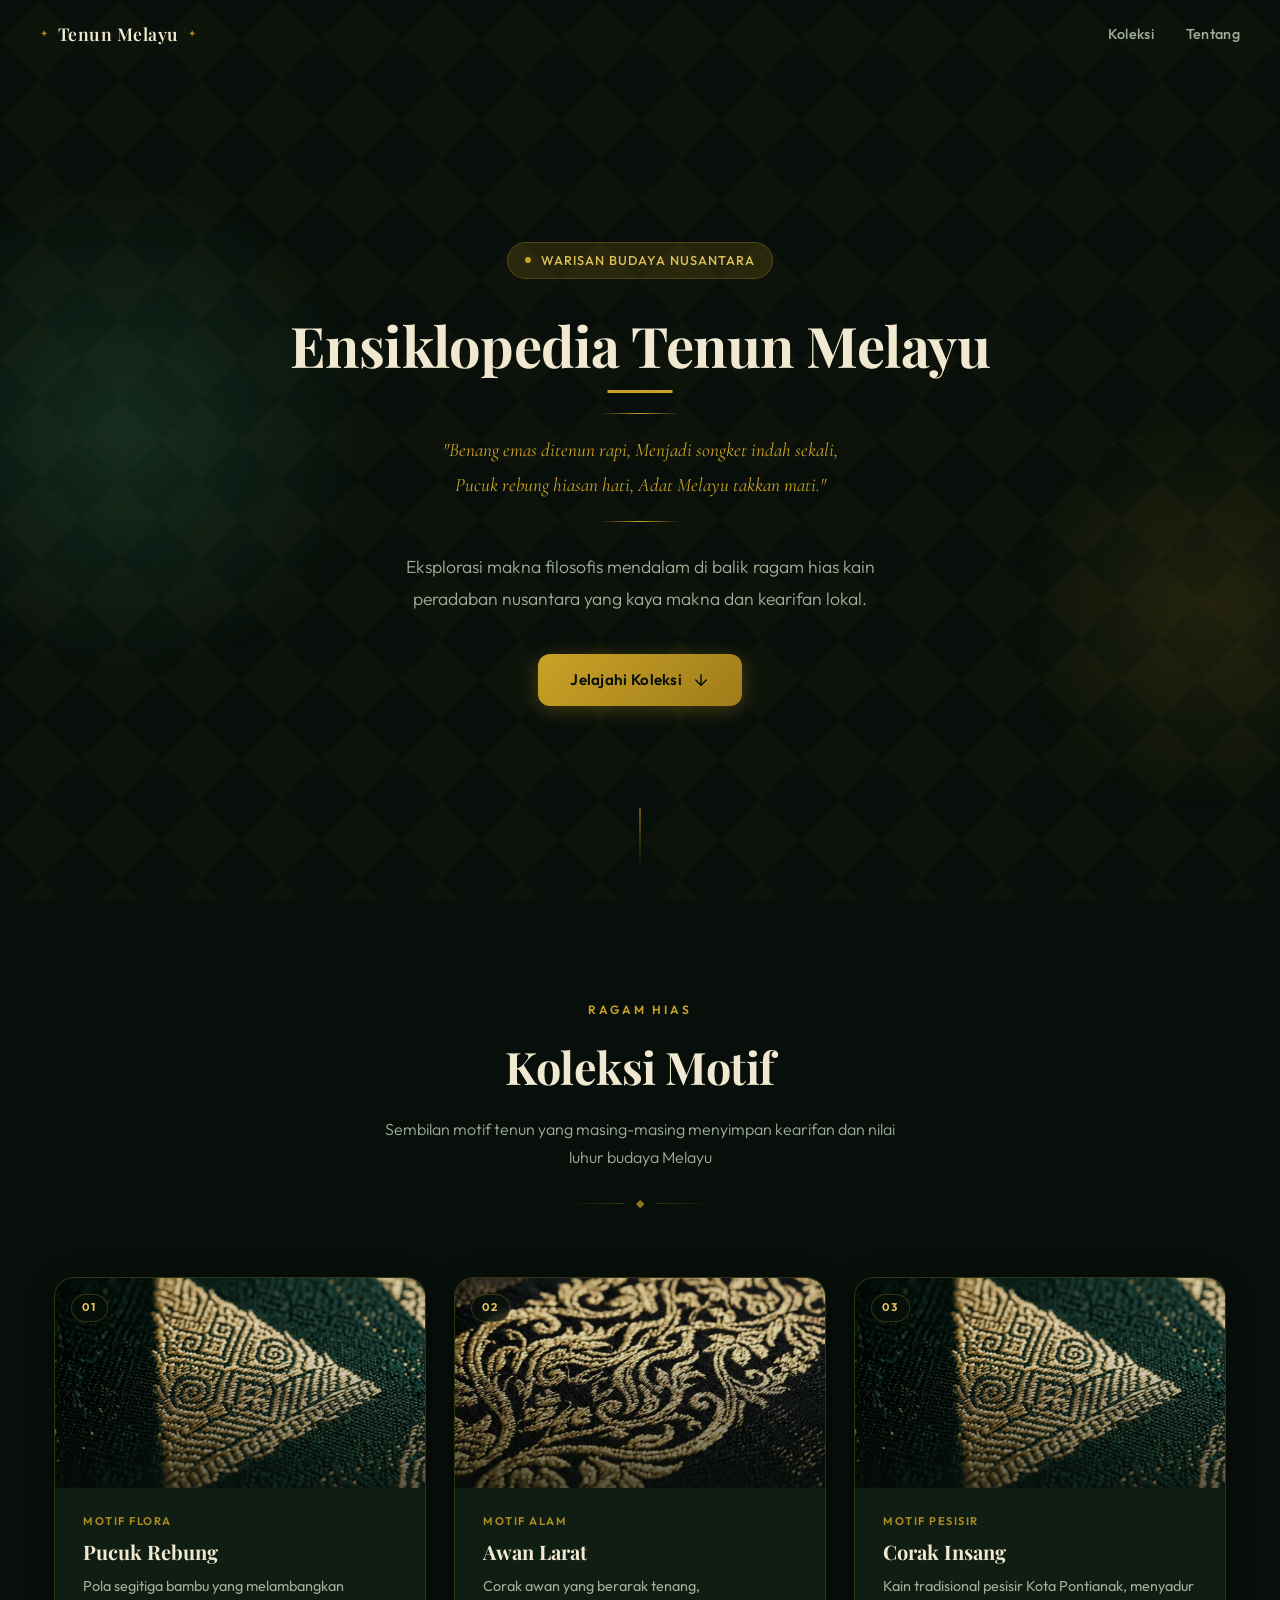
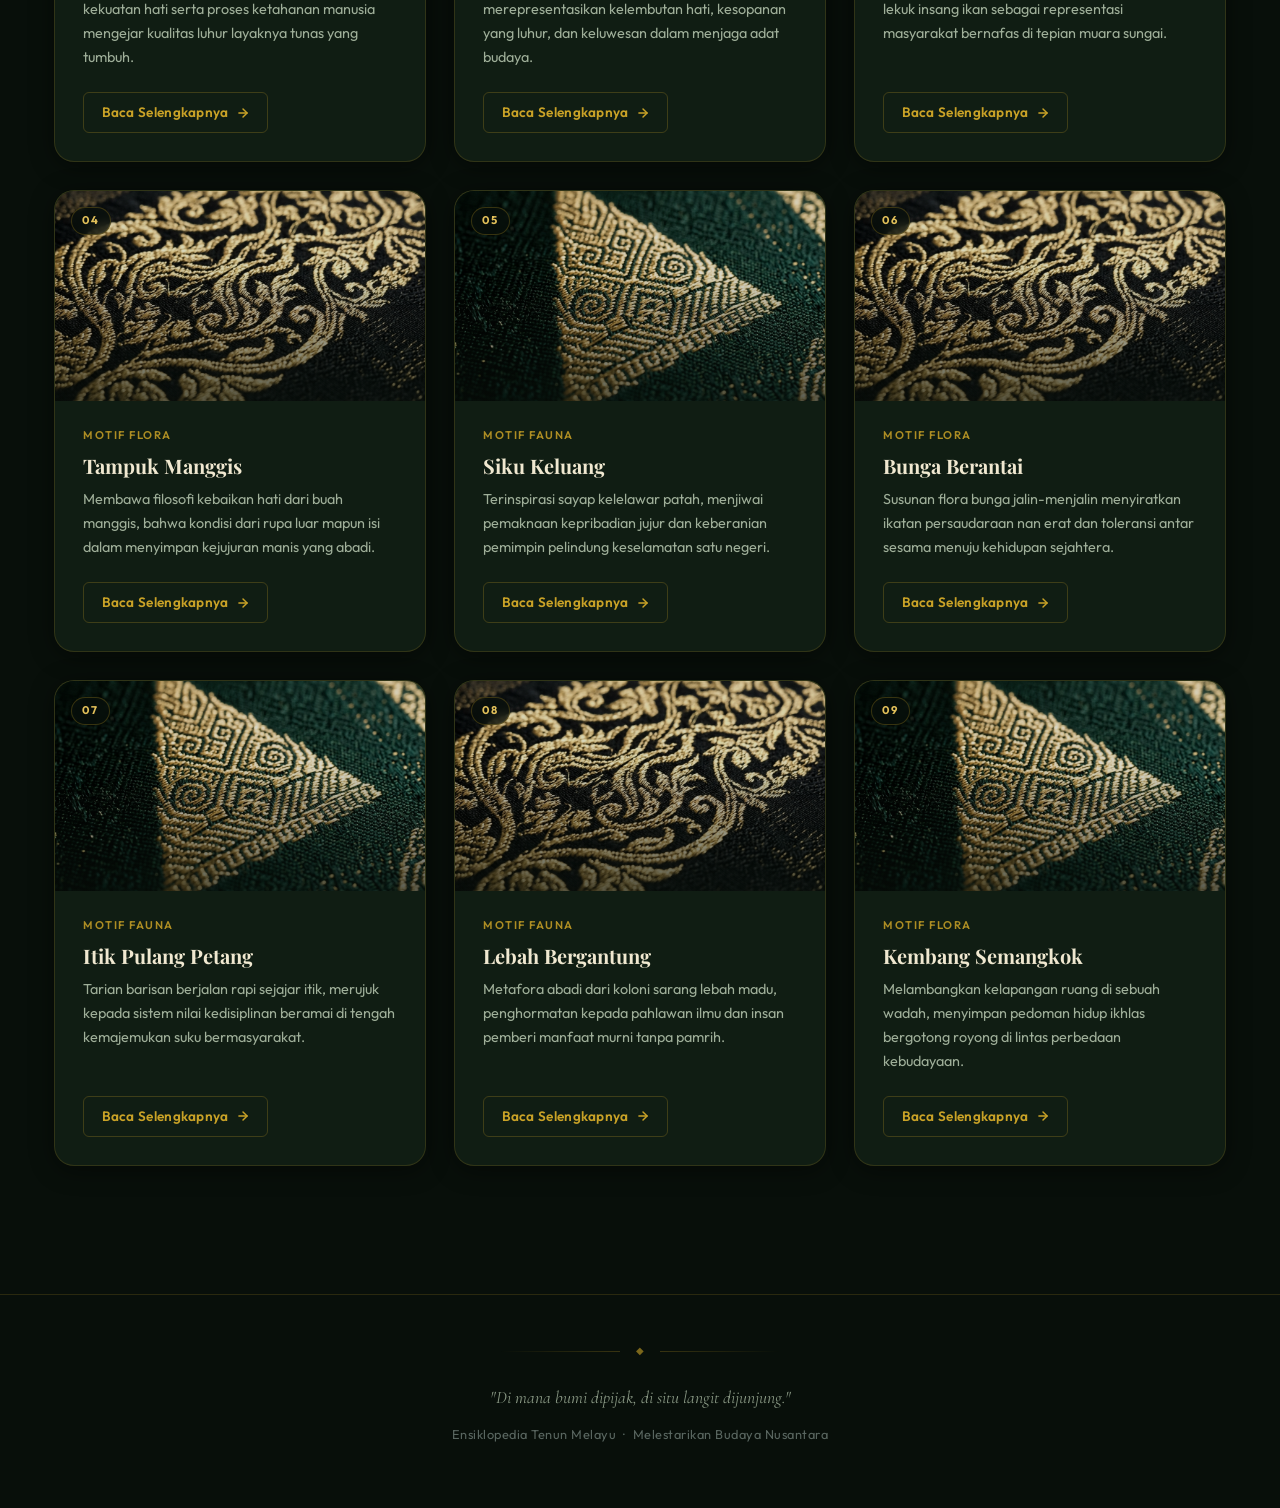
<file: index.html>
<!DOCTYPE html>
<html lang="id">

<head>
    <meta charset="UTF-8">
    <meta name="viewport" content="width=device-width, initial-scale=1.0">
    <meta name="description"
        content="Ensiklopedia Digital Motif Tenun Melayu — Jelajahi warisan budaya leluhur dan temukan filosofi mendalam di setiap helai kain tradisional nusantara.">
    <title>Ensiklopedia Tenun Melayu | Beranda</title>
    <link rel="stylesheet" href="style.css">
    <link rel="preconnect" href="https://fonts.googleapis.com">
    <link rel="preconnect" href="https://fonts.gstatic.com" crossorigin>
    <link
        href="https://fonts.googleapis.com/css2?family=Outfit:wght@300;400;500;600;700&family=Playfair+Display:ital,wght@0,500;0,600;0,700;1,500;1,600&family=Cormorant+Garamond:ital,wght@1,400;1,500&display=swap"
        rel="stylesheet">
</head>

<body>

    <!-- NAVBAR -->
    <nav class="navbar" id="navbar">
        <div class="nav-inner">
            <a href="index.html" class="nav-brand">
                <span class="nav-ornament">✦</span>
                <span class="nav-title">Tenun Melayu</span>
                <span class="nav-ornament">✦</span>
            </a>
            <div class="nav-links">
                <a href="#koleksi" class="nav-link">Koleksi</a>
                <a href="#tentang" class="nav-link">Tentang</a>
            </div>
        </div>
    </nav>

    <!-- HERO SECTION -->
    <header class="hero" id="beranda">
        <div class="hero-pattern"></div>
        <div class="hero-glow-left"></div>
        <div class="hero-glow-right"></div>

        <div class="hero-content">
            <div class="hero-badge reveal">
                <span class="badge-dot"></span>
                Warisan Budaya Nusantara
            </div>

            <!-- GAYA JUDUL DIKEMBALIKAN KE SEPERTI SEBELUMNYA -->
            <h1 class="hero-title-classic reveal">
                Ensiklopedia Tenun Melayu
            </h1>

            <blockquote class="hero-quote reveal">
                "Benang emas ditenun rapi, Menjadi songket indah sekali,<br>
                Pucuk rebung hiasan hati, Adat Melayu takkan mati."
            </blockquote>

            <p class="hero-subtitle reveal">
                Eksplorasi makna filosofis mendalam di balik ragam hias kain<br class="hide-mobile">
                peradaban nusantara yang kaya makna dan kearifan lokal.
            </p>

            <a href="#koleksi" class="hero-cta reveal" id="cta-explore">
                Jelajahi Koleksi
                <svg xmlns="http://www.w3.org/2000/svg" width="18" height="18" viewBox="0 0 24 24" fill="none"
                    stroke="currentColor" stroke-width="2" stroke-linecap="round" stroke-linejoin="round">
                    <line x1="12" y1="5" x2="12" y2="19"></line>
                    <polyline points="19 12 12 19 5 12"></polyline>
                </svg>
            </a>
        </div>

        <div class="hero-scroll-indicator">
            <div class="scroll-line"></div>
        </div>
    </header>

    <!-- KOLEKSI SECTION -->
    <main id="koleksi">
        <div class="section-header reveal">
            <div class="section-label">Ragam Hias</div>
            <h2 class="section-title">Koleksi Motif</h2>
            <p class="section-subtitle">Sembilan motif tenun yang masing-masing menyimpan kearifan dan nilai luhur
                budaya Melayu</p>
            <div class="section-divider">
                <span class="divider-ornament">◆</span>
            </div>
        </div>

        <div class="grid-container">

            <!-- Card 1 -->
            <article class="card reveal" id="card-pucuk-rebung">
                <div class="card-number">01</div>
                <div class="card-image">
                    <img src="assets/pucuk-rebung.png" alt="Motif Pucuk Rebung">
                    <div class="card-image-overlay"></div>
                </div>
                <div class="card-content">
                    <div class="card-tag">Motif Flora</div>
                    <h2 class="card-title">Pucuk Rebung</h2>
                    <p class="card-description">Pola segitiga bambu yang melambangkan kekuatan hati serta proses
                        ketahanan manusia mengejar kualitas luhur layaknya tunas yang tumbuh.</p>
                    <a href="pucuk-rebung.html" class="card-button" id="btn-pucuk-rebung">
                        Baca Selengkapnya
                        <svg xmlns="http://www.w3.org/2000/svg" width="14" height="14" viewBox="0 0 24 24" fill="none"
                            stroke="currentColor" stroke-width="2.5" stroke-linecap="round" stroke-linejoin="round">
                            <line x1="5" y1="12" x2="19" y2="12"></line>
                            <polyline points="12 5 19 12 12 19"></polyline>
                        </svg>
                    </a>
                </div>
            </article>

            <!-- Card 2 -->
            <article class="card reveal" id="card-awan-larat">
                <div class="card-number">02</div>
                <div class="card-image">
                    <img src="assets/awan-larat.png" alt="Motif Awan Larat">
                    <div class="card-image-overlay"></div>
                </div>
                <div class="card-content">
                    <div class="card-tag">Motif Alam</div>
                    <h2 class="card-title">Awan Larat</h2>
                    <p class="card-description">Corak awan yang berarak tenang, merepresentasikan kelembutan hati,
                        kesopanan yang luhur, dan keluwesan dalam menjaga adat budaya.</p>
                    <a href="awan-larat.html" class="card-button" id="btn-awan-larat">
                        Baca Selengkapnya
                        <svg xmlns="http://www.w3.org/2000/svg" width="14" height="14" viewBox="0 0 24 24" fill="none"
                            stroke="currentColor" stroke-width="2.5" stroke-linecap="round" stroke-linejoin="round">
                            <line x1="5" y1="12" x2="19" y2="12"></line>
                            <polyline points="12 5 19 12 12 19"></polyline>
                        </svg>
                    </a>
                </div>
            </article>

            <!-- Card 3 -->
            <article class="card reveal" id="card-corak-insang">
                <div class="card-number">03</div>
                <div class="card-image">
                    <img src="assets/pucuk-rebung.png" alt="Motif Corak Insang">
                    <div class="card-image-overlay"></div>
                </div>
                <div class="card-content">
                    <div class="card-tag">Motif Pesisir</div>
                    <h2 class="card-title">Corak Insang</h2>
                    <p class="card-description">Kain tradisional pesisir Kota Pontianak, menyadur lekuk insang ikan
                        sebagai representasi masyarakat bernafas di tepian muara sungai.</p>
                    <a href="corak-insang.html" class="card-button" id="btn-corak-insang">
                        Baca Selengkapnya
                        <svg xmlns="http://www.w3.org/2000/svg" width="14" height="14" viewBox="0 0 24 24" fill="none"
                            stroke="currentColor" stroke-width="2.5" stroke-linecap="round" stroke-linejoin="round">
                            <line x1="5" y1="12" x2="19" y2="12"></line>
                            <polyline points="12 5 19 12 12 19"></polyline>
                        </svg>
                    </a>
                </div>
            </article>

            <!-- Card 4 -->
            <article class="card reveal" id="card-tampuk-manggis">
                <div class="card-number">04</div>
                <div class="card-image">
                    <img src="assets/awan-larat.png" alt="Motif Tampuk Manggis">
                    <div class="card-image-overlay"></div>
                </div>
                <div class="card-content">
                    <div class="card-tag">Motif Flora</div>
                    <h2 class="card-title">Tampuk Manggis</h2>
                    <p class="card-description">Membawa filosofi kebaikan hati dari buah manggis, bahwa kondisi dari
                        rupa luar mapun isi dalam menyimpan kejujuran manis yang abadi.</p>
                    <a href="#" class="card-button" id="btn-tampuk-manggis">
                        Baca Selengkapnya
                        <svg xmlns="http://www.w3.org/2000/svg" width="14" height="14" viewBox="0 0 24 24" fill="none"
                            stroke="currentColor" stroke-width="2.5" stroke-linecap="round" stroke-linejoin="round">
                            <line x1="5" y1="12" x2="19" y2="12"></line>
                            <polyline points="12 5 19 12 12 19"></polyline>
                        </svg>
                    </a>
                </div>
            </article>

            <!-- Card 5 -->
            <article class="card reveal" id="card-siku-keluang">
                <div class="card-number">05</div>
                <div class="card-image">
                    <img src="assets/pucuk-rebung.png" alt="Motif Siku Keluang">
                    <div class="card-image-overlay"></div>
                </div>
                <div class="card-content">
                    <div class="card-tag">Motif Fauna</div>
                    <h2 class="card-title">Siku Keluang</h2>
                    <p class="card-description">Terinspirasi sayap kelelawar patah, menjiwai pemaknaan kepribadian jujur
                        dan keberanian pemimpin pelindung keselamatan satu negeri.</p>
                    <a href="#" class="card-button" id="btn-siku-keluang">
                        Baca Selengkapnya
                        <svg xmlns="http://www.w3.org/2000/svg" width="14" height="14" viewBox="0 0 24 24" fill="none"
                            stroke="currentColor" stroke-width="2.5" stroke-linecap="round" stroke-linejoin="round">
                            <line x1="5" y1="12" x2="19" y2="12"></line>
                            <polyline points="12 5 19 12 12 19"></polyline>
                        </svg>
                    </a>
                </div>
            </article>

            <!-- Card 6 -->
            <article class="card reveal" id="card-bunga-berantai">
                <div class="card-number">06</div>
                <div class="card-image">
                    <img src="assets/awan-larat.png" alt="Motif Bunga Berantai">
                    <div class="card-image-overlay"></div>
                </div>
                <div class="card-content">
                    <div class="card-tag">Motif Flora</div>
                    <h2 class="card-title">Bunga Berantai</h2>
                    <p class="card-description">Susunan flora bunga jalin-menjalin menyiratkan ikatan persaudaraan nan
                        erat dan toleransi antar sesama menuju kehidupan sejahtera.</p>
                    <a href="#" class="card-button" id="btn-bunga-berantai">
                        Baca Selengkapnya
                        <svg xmlns="http://www.w3.org/2000/svg" width="14" height="14" viewBox="0 0 24 24" fill="none"
                            stroke="currentColor" stroke-width="2.5" stroke-linecap="round" stroke-linejoin="round">
                            <line x1="5" y1="12" x2="19" y2="12"></line>
                            <polyline points="12 5 19 12 12 19"></polyline>
                        </svg>
                    </a>
                </div>
            </article>

            <!-- Card 7 -->
            <article class="card reveal" id="card-itik-pulang-petang">
                <div class="card-number">07</div>
                <div class="card-image">
                    <img src="assets/pucuk-rebung.png" alt="Motif Itik Pulang Petang">
                    <div class="card-image-overlay"></div>
                </div>
                <div class="card-content">
                    <div class="card-tag">Motif Fauna</div>
                    <h2 class="card-title">Itik Pulang Petang</h2>
                    <p class="card-description">Tarian barisan berjalan rapi sejajar itik, merujuk kepada sistem nilai
                        kedisiplinan beramai di tengah kemajemukan suku bermasyarakat.</p>
                    <a href="#" class="card-button" id="btn-itik-pulang-petang">
                        Baca Selengkapnya
                        <svg xmlns="http://www.w3.org/2000/svg" width="14" height="14" viewBox="0 0 24 24" fill="none"
                            stroke="currentColor" stroke-width="2.5" stroke-linecap="round" stroke-linejoin="round">
                            <line x1="5" y1="12" x2="19" y2="12"></line>
                            <polyline points="12 5 19 12 12 19"></polyline>
                        </svg>
                    </a>
                </div>
            </article>

            <!-- Card 8 -->
            <article class="card reveal" id="card-lebah-bergantung">
                <div class="card-number">08</div>
                <div class="card-image">
                    <img src="assets/awan-larat.png" alt="Motif Lebah Bergantung">
                    <div class="card-image-overlay"></div>
                </div>
                <div class="card-content">
                    <div class="card-tag">Motif Fauna</div>
                    <h2 class="card-title">Lebah Bergantung</h2>
                    <p class="card-description">Metafora abadi dari koloni sarang lebah madu, penghormatan kepada
                        pahlawan ilmu dan insan pemberi manfaat murni tanpa pamrih.</p>
                    <a href="#" class="card-button" id="btn-lebah-bergantung">
                        Baca Selengkapnya
                        <svg xmlns="http://www.w3.org/2000/svg" width="14" height="14" viewBox="0 0 24 24" fill="none"
                            stroke="currentColor" stroke-width="2.5" stroke-linecap="round" stroke-linejoin="round">
                            <line x1="5" y1="12" x2="19" y2="12"></line>
                            <polyline points="12 5 19 12 12 19"></polyline>
                        </svg>
                    </a>
                </div>
            </article>

            <!-- Card 9 -->
            <article class="card reveal" id="card-kembang-semangkok">
                <div class="card-number">09</div>
                <div class="card-image">
                    <img src="assets/pucuk-rebung.png" alt="Motif Kembang Semangkok">
                    <div class="card-image-overlay"></div>
                </div>
                <div class="card-content">
                    <div class="card-tag">Motif Flora</div>
                    <h2 class="card-title">Kembang Semangkok</h2>
                    <p class="card-description">Melambangkan kelapangan ruang di sebuah wadah, menyimpan pedoman hidup
                        ikhlas bergotong royong di lintas perbedaan kebudayaan.</p>
                    <a href="#" class="card-button" id="btn-kembang-semangkok">
                        Baca Selengkapnya
                        <svg xmlns="http://www.w3.org/2000/svg" width="14" height="14" viewBox="0 0 24 24" fill="none"
                            stroke="currentColor" stroke-width="2.5" stroke-linecap="round" stroke-linejoin="round">
                            <line x1="5" y1="12" x2="19" y2="12"></line>
                            <polyline points="12 5 19 12 12 19"></polyline>
                        </svg>
                    </a>
                </div>
            </article>

        </div>
    </main>

    <!-- FOOTER -->
    <footer class="footer" id="tentang">
        <div class="footer-ornament-line">
            <div class="footer-diamond">◆</div>
        </div>
        <p class="footer-tagline">
            "Di mana bumi dipijak, di situ langit dijunjung."
        </p>
        <p class="footer-copy">
            Ensiklopedia Tenun Melayu &nbsp;·&nbsp; Melestarikan Budaya Nusantara
        </p>
    </footer>

    <script>
        // Navbar scroll effect
        const navbar = document.getElementById('navbar');
        window.addEventListener('scroll', () => {
            if (window.scrollY > 60) {
                navbar.classList.add('scrolled');
            } else {
                navbar.classList.remove('scrolled');
            }
        });

        // Scroll reveal animation
        const revealElements = document.querySelectorAll('.reveal');
        const observer = new IntersectionObserver((entries) => {
            entries.forEach((entry, index) => {
                if (entry.isIntersecting) {
                    // Stagger animation for cards
                    const delay = entry.target.closest('.card')
                        ? (Array.from(document.querySelectorAll('.card')).indexOf(entry.target.closest('.card')) % 3) * 100
                        : 0;
                    setTimeout(() => {
                        entry.target.classList.add('revealed');
                    }, delay);
                    observer.unobserve(entry.target);
                }
            });
        }, { threshold: 0.12 });

        revealElements.forEach(el => observer.observe(el));

        // Smooth scroll for anchor links
        document.querySelectorAll('a[href^="#"]').forEach(anchor => {
            anchor.addEventListener('click', function (e) {
                e.preventDefault();
                const target = document.querySelector(this.getAttribute('href'));
                if (target) {
                    target.scrollIntoView({ behavior: 'smooth' });
                }
            });
        });
    </script>

</body>

</html>
</file>
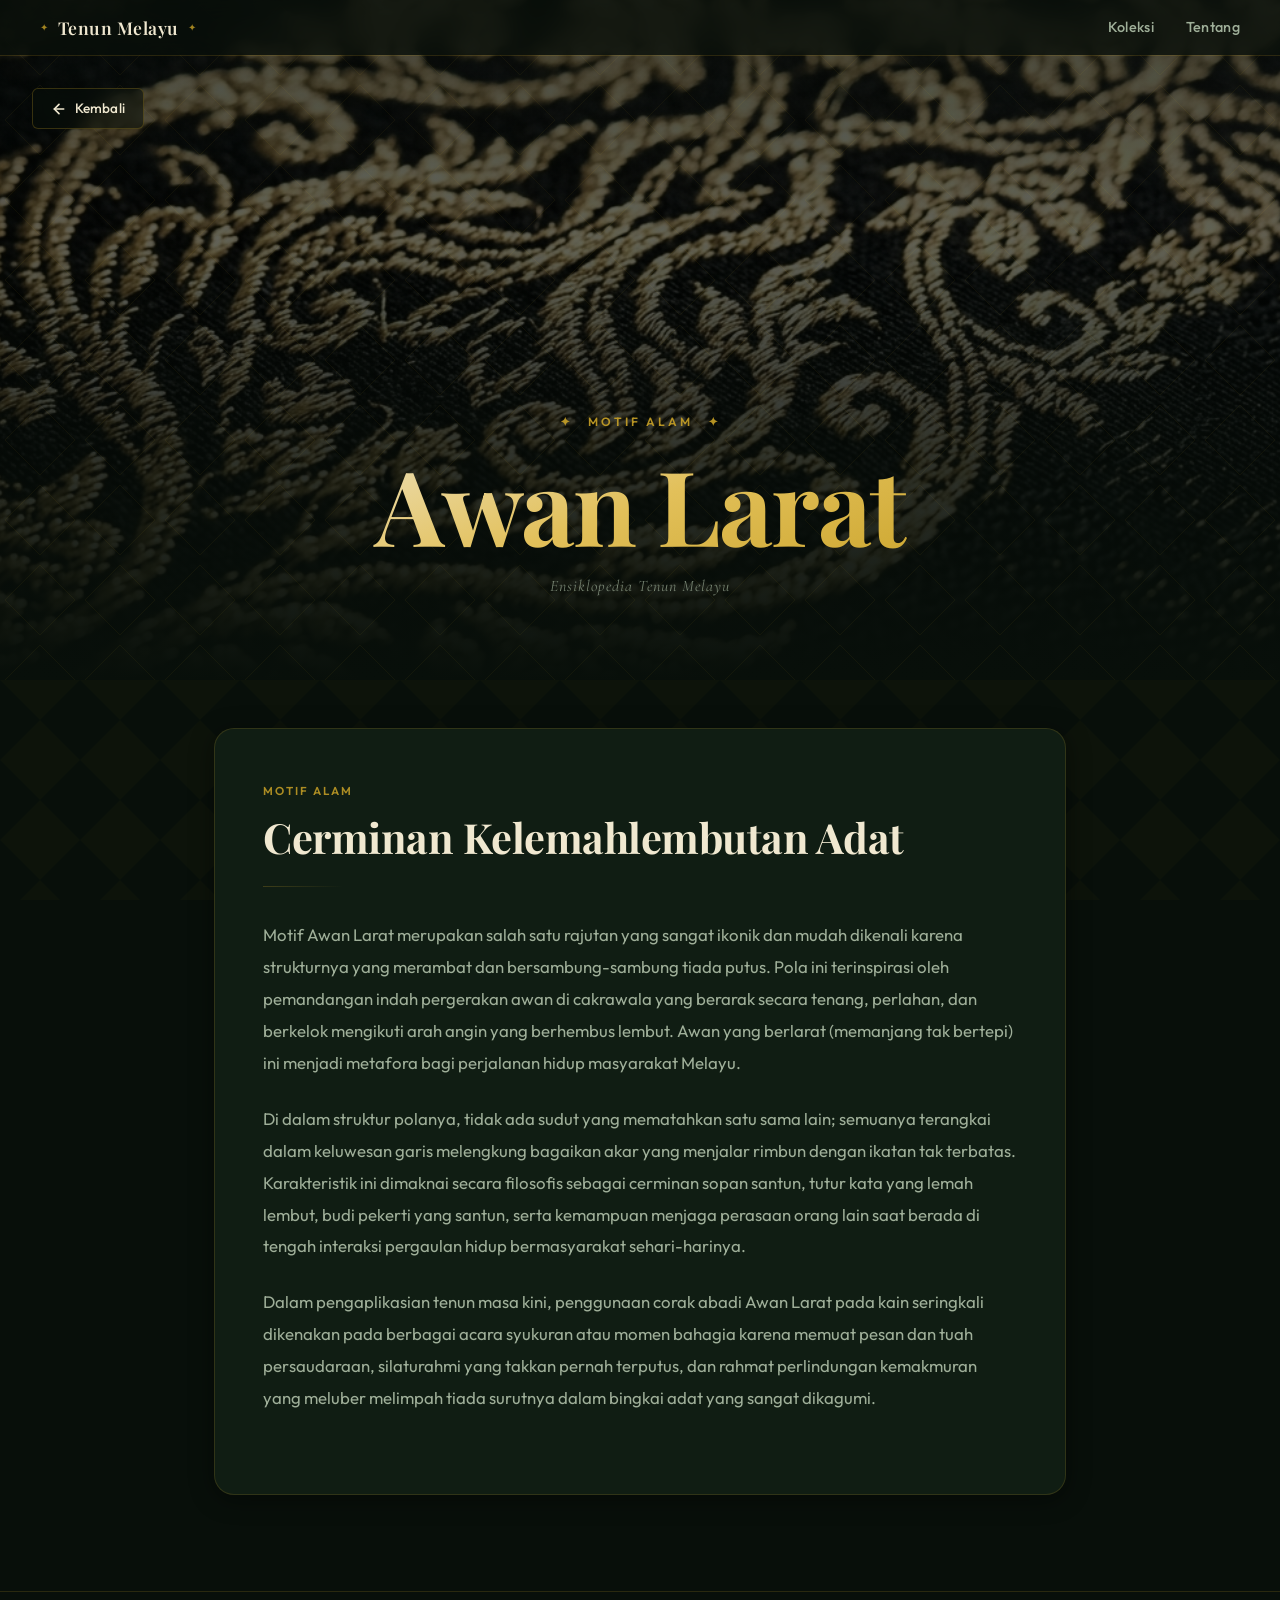
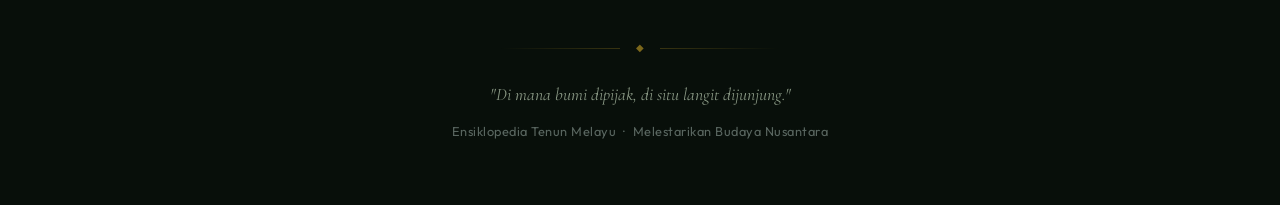
<file: awan-larat.html>
<!DOCTYPE html>
<html lang="id">

<head>
    <meta charset="UTF-8">
    <meta name="viewport" content="width=device-width, initial-scale=1.0">
    <meta name="description" content="Motif Awan Larat — cerminan kelemahlembutan adat Melayu yang terwujud dalam corak awan yang mengalir tenang tanpa batas.">
    <title>Motif Awan Larat | Ensiklopedia Tenun Melayu</title>
    <link rel="stylesheet" href="style.css">
    <link rel="preconnect" href="https://fonts.googleapis.com">
    <link rel="preconnect" href="https://fonts.gstatic.com" crossorigin>
    <link href="https://fonts.googleapis.com/css2?family=Outfit:wght@300;400;500;600;700&family=Playfair+Display:ital,wght@0,500;0,600;0,700;1,500;1,600&family=Cormorant+Garamond:ital,wght@1,400;1,500&display=swap" rel="stylesheet">
</head>

<body>

    <!-- NAVBAR -->
    <nav class="navbar scrolled" id="navbar">
        <div class="nav-inner">
            <a href="index.html" class="nav-brand">
                <span class="nav-ornament">✦</span>
                <span class="nav-title">Tenun Melayu</span>
                <span class="nav-ornament">✦</span>
            </a>
            <div class="nav-links">
                <a href="index.html#koleksi" class="nav-link">Koleksi</a>
                <a href="index.html#tentang" class="nav-link">Tentang</a>
            </div>
        </div>
    </nav>

    <!-- DETAIL HERO -->
    <div class="detail-hero">
        <img src="assets/awan-larat.png" alt="Motif Awan Larat" class="detail-hero-image">
        <div class="detail-hero-overlay">
            <div class="detail-hero-content">
                <div class="detail-hero-tag">✦ &nbsp; Motif Alam &nbsp; ✦</div>
                <h1 class="detail-hero-title">Awan Larat</h1>
                <p class="detail-hero-sub">Ensiklopedia Tenun Melayu</p>
            </div>
        </div>
        <a href="index.html" class="detail-back-btn">
            <svg xmlns="http://www.w3.org/2000/svg" width="16" height="16" viewBox="0 0 24 24" fill="none" stroke="currentColor" stroke-width="2.5" stroke-linecap="round" stroke-linejoin="round"><line x1="19" y1="12" x2="5" y2="12"></line><polyline points="12 5 5 12 12 19"></polyline></svg>
            Kembali
        </a>
    </div>

    <!-- DETAIL CONTENT -->
    <div class="detail-wrapper">
        <article class="detail-container">
            <div class="detail-content">
                <div class="detail-tag">Motif Alam</div>
                <h2 class="detail-title">Cerminan Kelemahlembutan Adat</h2>
                <div class="detail-divider"></div>

                <p class="detail-text">
                    Motif Awan Larat merupakan salah satu rajutan yang sangat ikonik dan mudah dikenali karena strukturnya yang merambat dan bersambung-sambung tiada putus. Pola ini terinspirasi oleh pemandangan indah pergerakan awan di cakrawala yang berarak secara tenang, perlahan, dan berkelok mengikuti arah angin yang berhembus lembut. Awan yang berlarat (memanjang tak bertepi) ini menjadi metafora bagi perjalanan hidup masyarakat Melayu.
                </p>
                <p class="detail-text">
                    Di dalam struktur polanya, tidak ada sudut yang mematahkan satu sama lain; semuanya terangkai dalam keluwesan garis melengkung bagaikan akar yang menjalar rimbun dengan ikatan tak terbatas. Karakteristik ini dimaknai secara filosofis sebagai cerminan sopan santun, tutur kata yang lemah lembut, budi pekerti yang santun, serta kemampuan menjaga perasaan orang lain saat berada di tengah interaksi pergaulan hidup bermasyarakat sehari-harinya.
                </p>
                <p class="detail-text">
                    Dalam pengaplikasian tenun masa kini, penggunaan corak abadi Awan Larat pada kain seringkali dikenakan pada berbagai acara syukuran atau momen bahagia karena memuat pesan dan tuah persaudaraan, silaturahmi yang takkan pernah terputus, dan rahmat perlindungan kemakmuran yang meluber melimpah tiada surutnya dalam bingkai adat yang sangat dikagumi.
                </p>
            </div>
        </article>
    </div>

    <!-- FOOTER -->
    <footer class="footer">
        <div class="footer-ornament-line">
            <div class="footer-diamond">◆</div>
        </div>
        <p class="footer-tagline">"Di mana bumi dipijak, di situ langit dijunjung."</p>
        <p class="footer-copy">Ensiklopedia Tenun Melayu &nbsp;·&nbsp; Melestarikan Budaya Nusantara</p>
    </footer>

</body>
</html>
</file>
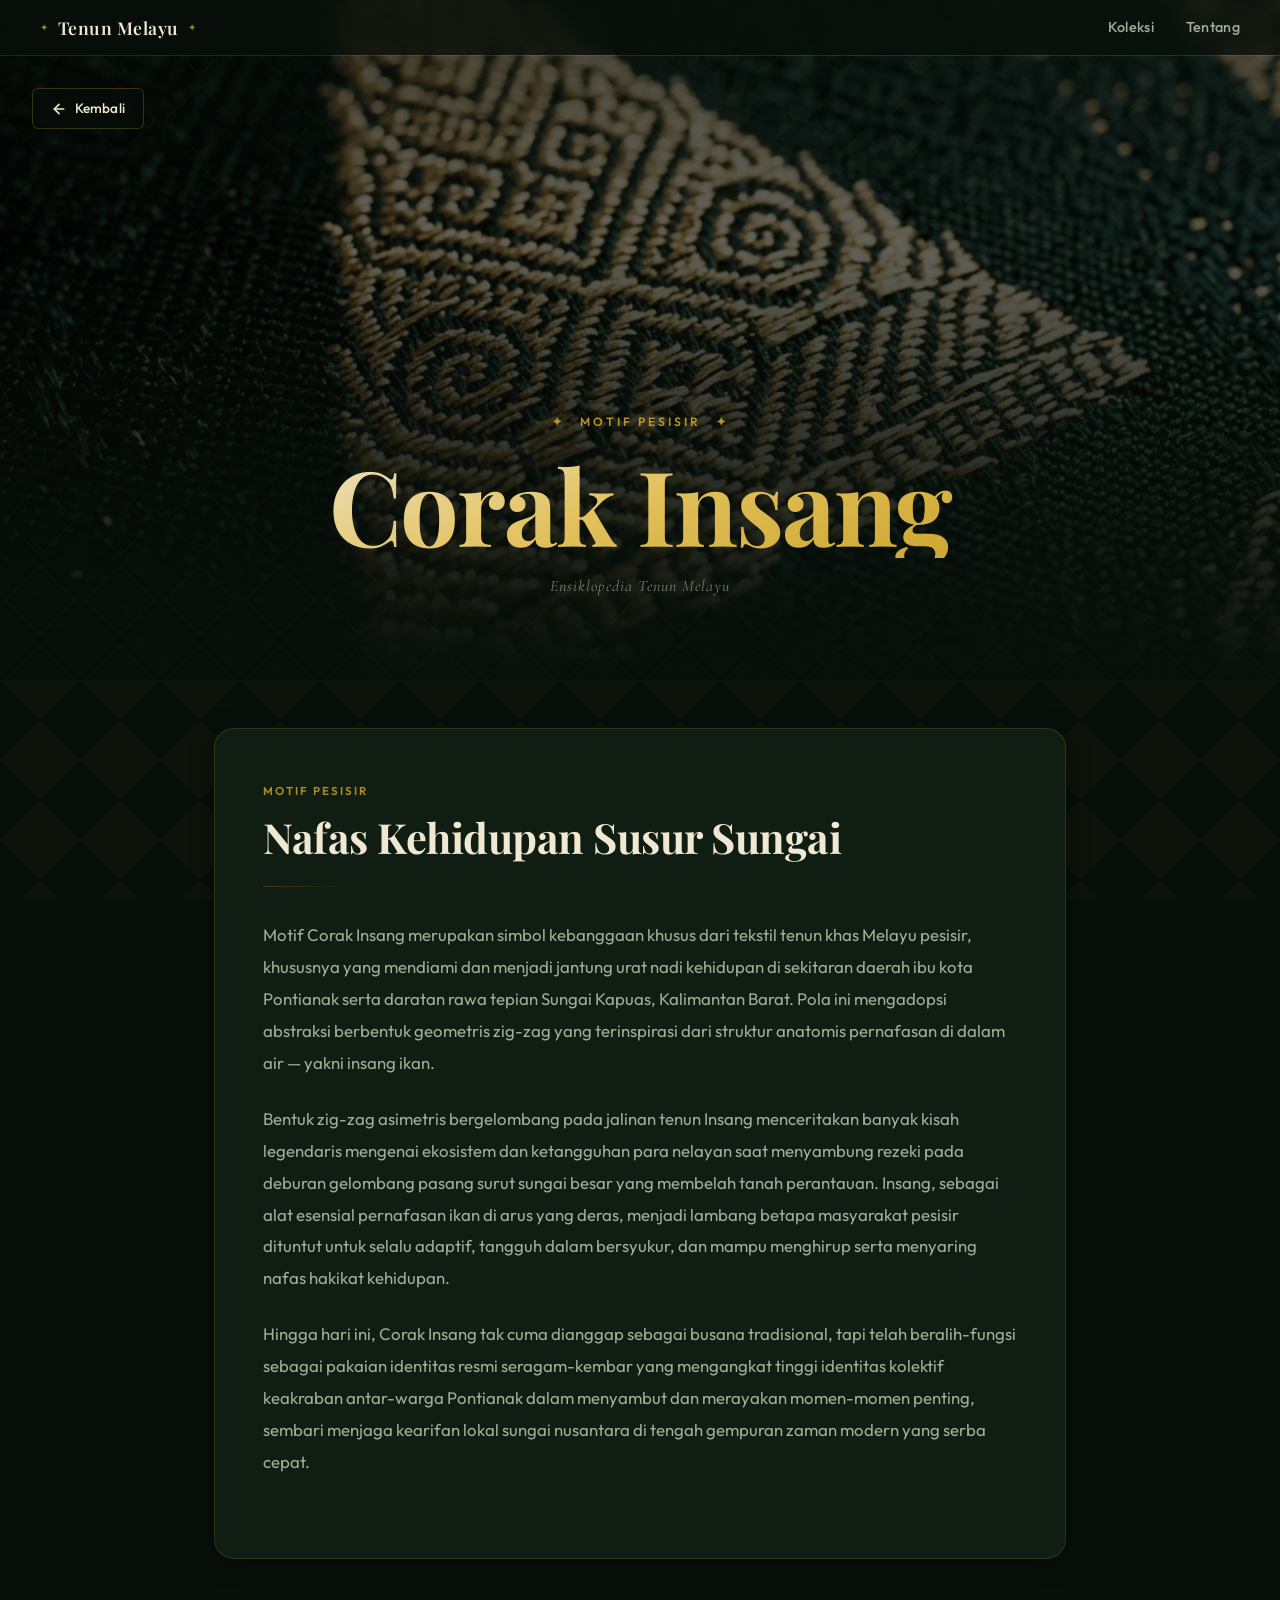
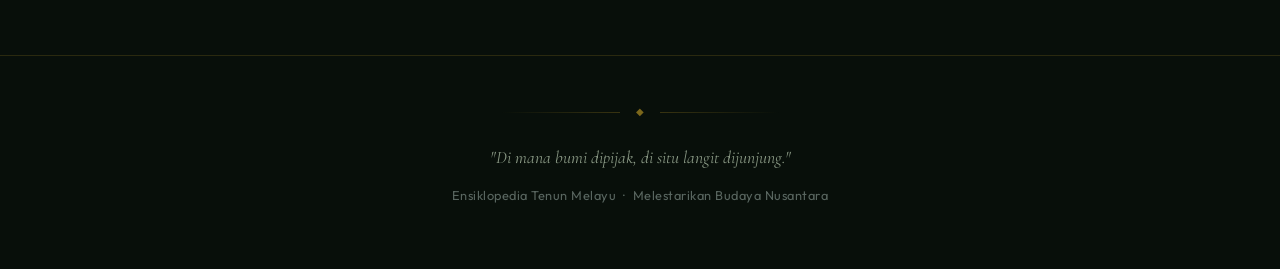
<file: corak-insang.html>
<!DOCTYPE html>
<html lang="id">

<head>
    <meta charset="UTF-8">
    <meta name="viewport" content="width=device-width, initial-scale=1.0">
    <meta name="description" content="Motif Corak Insang — nafas kehidupan susur sungai dari kain tradisional pesisir Pontianak, Kalimantan Barat.">
    <title>Motif Corak Insang | Ensiklopedia Tenun Melayu</title>
    <link rel="stylesheet" href="style.css">
    <link rel="preconnect" href="https://fonts.googleapis.com">
    <link rel="preconnect" href="https://fonts.gstatic.com" crossorigin>
    <link href="https://fonts.googleapis.com/css2?family=Outfit:wght@300;400;500;600;700&family=Playfair+Display:ital,wght@0,500;0,600;0,700;1,500;1,600&family=Cormorant+Garamond:ital,wght@1,400;1,500&display=swap" rel="stylesheet">
</head>

<body>

    <!-- NAVBAR -->
    <nav class="navbar scrolled" id="navbar">
        <div class="nav-inner">
            <a href="index.html" class="nav-brand">
                <span class="nav-ornament">✦</span>
                <span class="nav-title">Tenun Melayu</span>
                <span class="nav-ornament">✦</span>
            </a>
            <div class="nav-links">
                <a href="index.html#koleksi" class="nav-link">Koleksi</a>
                <a href="index.html#tentang" class="nav-link">Tentang</a>
            </div>
        </div>
    </nav>

    <!-- DETAIL HERO -->
    <div class="detail-hero">
        <img src="assets/pucuk-rebung.png" alt="Motif Corak Insang" class="detail-hero-image">
        <div class="detail-hero-overlay">
            <div class="detail-hero-content">
                <div class="detail-hero-tag">✦ &nbsp; Motif Pesisir &nbsp; ✦</div>
                <h1 class="detail-hero-title">Corak Insang</h1>
                <p class="detail-hero-sub">Ensiklopedia Tenun Melayu</p>
            </div>
        </div>
        <a href="index.html" class="detail-back-btn">
            <svg xmlns="http://www.w3.org/2000/svg" width="16" height="16" viewBox="0 0 24 24" fill="none" stroke="currentColor" stroke-width="2.5" stroke-linecap="round" stroke-linejoin="round"><line x1="19" y1="12" x2="5" y2="12"></line><polyline points="12 5 5 12 12 19"></polyline></svg>
            Kembali
        </a>
    </div>

    <!-- DETAIL CONTENT -->
    <div class="detail-wrapper">
        <article class="detail-container">
            <div class="detail-content">
                <div class="detail-tag">Motif Pesisir</div>
                <h2 class="detail-title">Nafas Kehidupan Susur Sungai</h2>
                <div class="detail-divider"></div>

                <p class="detail-text">
                    Motif Corak Insang merupakan simbol kebanggaan khusus dari tekstil tenun khas Melayu pesisir, khususnya yang mendiami dan menjadi jantung urat nadi kehidupan di sekitaran daerah ibu kota Pontianak serta daratan rawa tepian Sungai Kapuas, Kalimantan Barat. Pola ini mengadopsi abstraksi berbentuk geometris zig-zag yang terinspirasi dari struktur anatomis pernafasan di dalam air — yakni insang ikan.
                </p>
                <p class="detail-text">
                    Bentuk zig-zag asimetris bergelombang pada jalinan tenun Insang menceritakan banyak kisah legendaris mengenai ekosistem dan ketangguhan para nelayan saat menyambung rezeki pada deburan gelombang pasang surut sungai besar yang membelah tanah perantauan. Insang, sebagai alat esensial pernafasan ikan di arus yang deras, menjadi lambang betapa masyarakat pesisir dituntut untuk selalu adaptif, tangguh dalam bersyukur, dan mampu menghirup serta menyaring nafas hakikat kehidupan.
                </p>
                <p class="detail-text">
                    Hingga hari ini, Corak Insang tak cuma dianggap sebagai busana tradisional, tapi telah beralih-fungsi sebagai pakaian identitas resmi seragam-kembar yang mengangkat tinggi identitas kolektif keakraban antar-warga Pontianak dalam menyambut dan merayakan momen-momen penting, sembari menjaga kearifan lokal sungai nusantara di tengah gempuran zaman modern yang serba cepat.
                </p>
            </div>
        </article>
    </div>

    <!-- FOOTER -->
    <footer class="footer">
        <div class="footer-ornament-line">
            <div class="footer-diamond">◆</div>
        </div>
        <p class="footer-tagline">"Di mana bumi dipijak, di situ langit dijunjung."</p>
        <p class="footer-copy">Ensiklopedia Tenun Melayu &nbsp;·&nbsp; Melestarikan Budaya Nusantara</p>
    </footer>

</body>
</html>
</file>
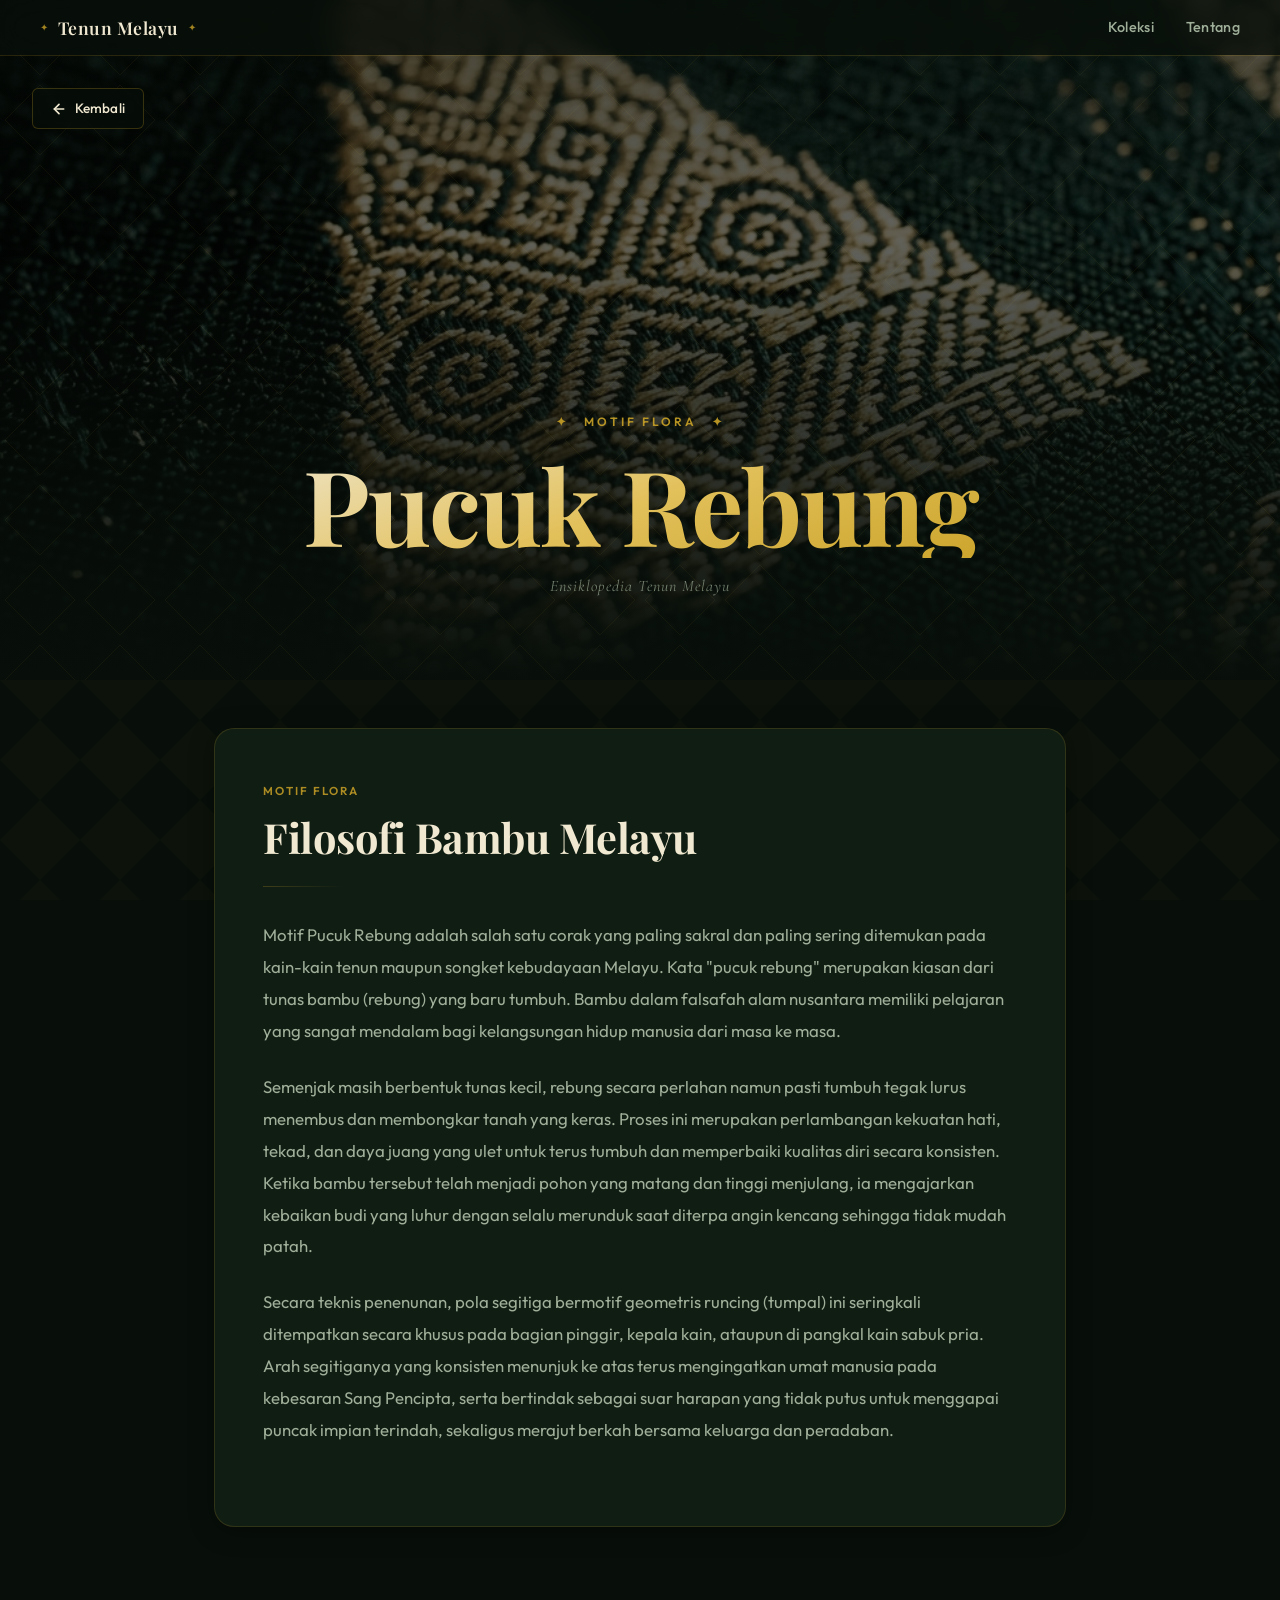
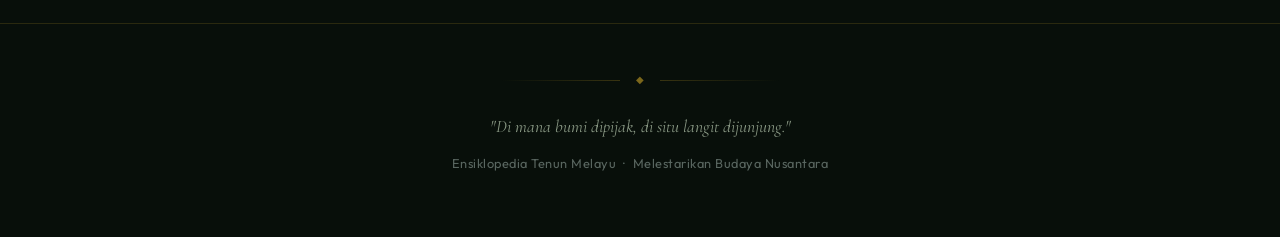
<file: pucuk-rebung.html>
<!DOCTYPE html>
<html lang="id">

<head>
    <meta charset="UTF-8">
    <meta name="viewport" content="width=device-width, initial-scale=1.0">
    <meta name="description" content="Motif Pucuk Rebung — filosofi bambu dalam tenun Melayu yang melambangkan kekuatan hati dan ketahanan diri.">
    <title>Motif Pucuk Rebung | Ensiklopedia Tenun Melayu</title>
    <link rel="stylesheet" href="style.css">
    <link rel="preconnect" href="https://fonts.googleapis.com">
    <link rel="preconnect" href="https://fonts.gstatic.com" crossorigin>
    <link href="https://fonts.googleapis.com/css2?family=Outfit:wght@300;400;500;600;700&family=Playfair+Display:ital,wght@0,500;0,600;0,700;1,500;1,600&family=Cormorant+Garamond:ital,wght@1,400;1,500&display=swap" rel="stylesheet">
</head>

<body>

    <!-- NAVBAR -->
    <nav class="navbar scrolled" id="navbar">
        <div class="nav-inner">
            <a href="index.html" class="nav-brand">
                <span class="nav-ornament">✦</span>
                <span class="nav-title">Tenun Melayu</span>
                <span class="nav-ornament">✦</span>
            </a>
            <div class="nav-links">
                <a href="index.html#koleksi" class="nav-link">Koleksi</a>
                <a href="index.html#tentang" class="nav-link">Tentang</a>
            </div>
        </div>
    </nav>

    <!-- DETAIL HERO -->
    <div class="detail-hero">
        <img src="assets/pucuk-rebung.png" alt="Motif Pucuk Rebung" class="detail-hero-image">
        <div class="detail-hero-overlay">
            <div class="detail-hero-content">
                <div class="detail-hero-tag">✦ &nbsp; Motif Flora &nbsp; ✦</div>
                <h1 class="detail-hero-title">Pucuk Rebung</h1>
                <p class="detail-hero-sub">Ensiklopedia Tenun Melayu</p>
            </div>
        </div>
        <a href="index.html" class="detail-back-btn">
            <svg xmlns="http://www.w3.org/2000/svg" width="16" height="16" viewBox="0 0 24 24" fill="none" stroke="currentColor" stroke-width="2.5" stroke-linecap="round" stroke-linejoin="round"><line x1="19" y1="12" x2="5" y2="12"></line><polyline points="12 5 5 12 12 19"></polyline></svg>
            Kembali
        </a>
    </div>

    <!-- DETAIL CONTENT -->
    <div class="detail-wrapper">
        <article class="detail-container">
            <div class="detail-content">
                <div class="detail-tag">Motif Flora</div>
                <h2 class="detail-title">Filosofi Bambu Melayu</h2>
                <div class="detail-divider"></div>

                <p class="detail-text">
                    Motif Pucuk Rebung adalah salah satu corak yang paling sakral dan paling sering ditemukan pada kain-kain tenun maupun songket kebudayaan Melayu. Kata "pucuk rebung" merupakan kiasan dari tunas bambu (rebung) yang baru tumbuh. Bambu dalam falsafah alam nusantara memiliki pelajaran yang sangat mendalam bagi kelangsungan hidup manusia dari masa ke masa.
                </p>
                <p class="detail-text">
                    Semenjak masih berbentuk tunas kecil, rebung secara perlahan namun pasti tumbuh tegak lurus menembus dan membongkar tanah yang keras. Proses ini merupakan perlambangan kekuatan hati, tekad, dan daya juang yang ulet untuk terus tumbuh dan memperbaiki kualitas diri secara konsisten. Ketika bambu tersebut telah menjadi pohon yang matang dan tinggi menjulang, ia mengajarkan kebaikan budi yang luhur dengan selalu merunduk saat diterpa angin kencang sehingga tidak mudah patah.
                </p>
                <p class="detail-text">
                    Secara teknis penenunan, pola segitiga bermotif geometris runcing (tumpal) ini seringkali ditempatkan secara khusus pada bagian pinggir, kepala kain, ataupun di pangkal kain sabuk pria. Arah segitiganya yang konsisten menunjuk ke atas terus mengingatkan umat manusia pada kebesaran Sang Pencipta, serta bertindak sebagai suar harapan yang tidak putus untuk menggapai puncak impian terindah, sekaligus merajut berkah bersama keluarga dan peradaban.
                </p>
            </div>
        </article>
    </div>

    <!-- FOOTER -->
    <footer class="footer">
        <div class="footer-ornament-line">
            <div class="footer-diamond">◆</div>
        </div>
        <p class="footer-tagline">"Di mana bumi dipijak, di situ langit dijunjung."</p>
        <p class="footer-copy">Ensiklopedia Tenun Melayu &nbsp;·&nbsp; Melestarikan Budaya Nusantara</p>
    </footer>

</body>
</html>
</file>
<file: style.css>
@import url('https://fonts.googleapis.com/css2?family=Outfit:wght@300;400;500;600;700&family=Playfair+Display:ital,wght@0,500;0,600;0,700;1,500;1,600&family=Cormorant+Garamond:ital,wght@1,400;1,500&display=swap');

/* ============================================================
   DESIGN TOKENS
   ============================================================ */
:root {
    /* Backgrounds */
    --bg-primary:    #080F0A;
    --bg-secondary:  #0D1A10;
    --bg-card:       rgba(18, 32, 22, 0.85);
    --bg-navbar:     rgba(8, 15, 10, 0.75);

    /* Text */
    --text-primary:   #F0E8D0;   /* Warm cream — seperti sutera mentah */
    --text-secondary: #9FAF99;
    --text-muted:     #596660;

    /* Malay Royal Palette */
    --gold:           #C9A227;
    --gold-light:     #E2C05A;
    --gold-dim:       rgba(201, 162, 39, 0.15);
    --gold-border:    rgba(201, 162, 39, 0.25);
    --gold-border-hover: rgba(201, 162, 39, 0.65);
    --green-deep:     #0A1810;
    --green-mid:      #1B3B28;
    --green-accent:   #2D6A4F;

    /* UI */
    --border-color:  rgba(201, 162, 39, 0.18);
    --card-shadow:   0 4px 24px rgba(0, 0, 0, 0.45);
    --card-shadow-hover: 0 16px 48px rgba(0, 0, 0, 0.6), 0 0 0 1px rgba(201, 162, 39, 0.3);

    /* Radius */
    --radius-sm: 6px;
    --radius-md: 12px;
    --radius-lg: 20px;

    /* Transitions */
    --transition-base: 0.3s cubic-bezier(0.4, 0, 0.2, 1);
    --transition-slow: 0.6s cubic-bezier(0.4, 0, 0.2, 1);
}

/* ============================================================
   RESET & BASE
   ============================================================ */
*, *::before, *::after {
    margin: 0;
    padding: 0;
    box-sizing: border-box;
}

html {
    scroll-behavior: smooth;
}

body {
    background-color: var(--bg-primary);
    color: var(--text-primary);
    font-family: 'Outfit', sans-serif;
    line-height: 1.6;
    min-height: 100vh;
    overflow-x: hidden;
}

/* Subtle background texture */
body::before {
    content: '';
    position: fixed;
    inset: 0;
    background-image:
        url("data:image/svg+xml,%3Csvg width='80' height='80' viewBox='0 0 80 80' xmlns='http://www.w3.org/2000/svg'%3E%3Cg fill='%23C9A227' fill-opacity='0.03' fill-rule='evenodd'%3E%3Cpath d='M40 0L80 40L40 80L0 40z'/%3E%3C/g%3E%3C/svg%3E");
    background-size: 80px 80px;
    pointer-events: none;
    z-index: 0;
}

/* ============================================================
   SCROLL REVEAL
   ============================================================ */
.reveal {
    opacity: 0;
    transform: translateY(32px);
    transition: opacity 0.7s cubic-bezier(0.25, 0.46, 0.45, 0.94),
                transform 0.7s cubic-bezier(0.25, 0.46, 0.45, 0.94);
}

.reveal.revealed {
    opacity: 1;
    transform: translateY(0);
}

/* ============================================================
   NAVBAR
   ============================================================ */
.navbar {
    position: fixed;
    top: 0;
    left: 0;
    right: 0;
    z-index: 100;
    padding: 1.25rem 2rem;
    transition: background var(--transition-base), box-shadow var(--transition-base), padding var(--transition-base);
}

.navbar.scrolled {
    background: var(--bg-navbar);
    backdrop-filter: blur(16px);
    -webkit-backdrop-filter: blur(16px);
    box-shadow: 0 1px 0 var(--border-color);
    padding: 0.85rem 2rem;
}

.nav-inner {
    max-width: 1200px;
    margin: 0 auto;
    display: flex;
    align-items: center;
    justify-content: space-between;
}

.nav-brand {
    display: flex;
    align-items: center;
    gap: 0.6rem;
    text-decoration: none;
    color: var(--text-primary);
    transition: color var(--transition-base);
}

.nav-brand:hover {
    color: var(--gold-light);
}

.nav-title {
    font-family: 'Playfair Display', serif;
    font-size: 1.1rem;
    font-weight: 600;
    letter-spacing: 0.5px;
}

.nav-ornament {
    color: var(--gold);
    font-size: 0.6rem;
    opacity: 0.8;
}

.nav-links {
    display: flex;
    align-items: center;
    gap: 2rem;
}

.nav-link {
    color: var(--text-secondary);
    text-decoration: none;
    font-size: 0.9rem;
    font-weight: 500;
    letter-spacing: 0.3px;
    transition: color var(--transition-base);
    position: relative;
}

.nav-link::after {
    content: '';
    position: absolute;
    bottom: -4px;
    left: 0;
    width: 0;
    height: 1px;
    background: var(--gold);
    transition: width var(--transition-base);
}

.nav-link:hover {
    color: var(--gold-light);
}

.nav-link:hover::after {
    width: 100%;
}

/* ============================================================
   HERO SECTION
   ============================================================ */
.hero {
    position: relative;
    min-height: 100vh;
    display: flex;
    flex-direction: column;
    align-items: center;
    justify-content: center;
    text-align: center;
    padding: 8rem 2rem 5rem;
    overflow: hidden;
}

/* Radial glow accents */
.hero-glow-left {
    position: absolute;
    top: 20%;
    left: -10%;
    width: 500px;
    height: 500px;
    background: radial-gradient(circle, rgba(45, 106, 79, 0.3) 0%, transparent 70%);
    pointer-events: none;
    animation: glowPulse 8s ease-in-out infinite alternate;
}

.hero-glow-right {
    position: absolute;
    bottom: 10%;
    right: -10%;
    width: 400px;
    height: 400px;
    background: radial-gradient(circle, rgba(201, 162, 39, 0.12) 0%, transparent 70%);
    pointer-events: none;
    animation: glowPulse 10s ease-in-out infinite alternate-reverse;
}

@keyframes glowPulse {
    from { opacity: 0.6; transform: scale(1); }
    to   { opacity: 1;   transform: scale(1.15); }
}

/* Decorative songket-inspired pattern overlay */
.hero-pattern {
    position: absolute;
    inset: 0;
    background-image:
        url("data:image/svg+xml,%3Csvg width='120' height='120' viewBox='0 0 120 120' xmlns='http://www.w3.org/2000/svg'%3E%3Cg fill='none' stroke='%23C9A227' stroke-opacity='0.07' stroke-width='1'%3E%3Cpath d='M60 10L110 60L60 110L10 60z'/%3E%3Cpath d='M60 25L95 60L60 95L25 60z'/%3E%3Cpath d='M60 40L80 60L60 80L40 60z'/%3E%3C/g%3E%3C/svg%3E");
    background-size: 120px 120px;
    opacity: 0.6;
    pointer-events: none;
}

.hero-content {
    position: relative;
    z-index: 1;
    max-width: 780px;
}

/* Badge */
.hero-badge {
    display: inline-flex;
    align-items: center;
    gap: 0.6rem;
    background: var(--gold-dim);
    border: 1px solid var(--gold-border);
    border-radius: 100px;
    padding: 0.45rem 1.1rem;
    font-size: 0.8rem;
    font-weight: 500;
    letter-spacing: 1px;
    text-transform: uppercase;
    color: var(--gold-light);
    margin-bottom: 2rem;
}

.badge-dot {
    width: 6px;
    height: 6px;
    border-radius: 50%;
    background: var(--gold);
    animation: blink 2s ease-in-out infinite;
}

@keyframes blink {
    0%, 100% { opacity: 1; }
    50%       { opacity: 0.3; }
}

/* Main title */
.hero-title {
    font-family: 'Playfair Display', serif;
    font-size: clamp(3rem, 8vw, 5.5rem);
    font-weight: 700;
    line-height: 1.08;
    letter-spacing: -1px;
    color: var(--text-primary);
    margin-bottom: 2rem;
}

.hero-title em {
    font-style: italic;
    background: linear-gradient(135deg, var(--gold-light) 0%, var(--gold) 50%, #a07c1a 100%);
    -webkit-background-clip: text;
    -webkit-text-fill-color: transparent;
    background-clip: text;
}

/* Classic Title (reverting exact element style requested) */
.hero-title-classic {
    font-family: 'Playfair Display', serif;
    font-size: clamp(2.5rem, 6vw, 3.5rem);
    font-weight: 700;
    color: var(--text-primary);
    margin-bottom: 2.2rem;
    position: relative;
    display: inline-block;
    letter-spacing: -0.5px;
    line-height: 1.2;
}

.hero-title-classic::after {
    content: '';
    position: absolute;
    bottom: -15px;
    left: 50%;
    transform: translateX(-50%);
    width: 65px;
    height: 3px;
    background-color: var(--gold);
}

/* Pantun / Quote */
.hero-quote {
    font-family: 'Cormorant Garamond', serif;
    font-size: clamp(1rem, 2.2vw, 1.2rem);
    font-style: italic;
    color: var(--gold);
    opacity: 0.85;
    line-height: 1.8;
    border: none;
    padding: 1.25rem 2rem;
    margin: 0 auto 1.8rem;
    max-width: 640px;
    position: relative;
}

.hero-quote::before,
.hero-quote::after {
    content: '';
    position: absolute;
    left: 50%;
    transform: translateX(-50%);
    height: 1px;
    width: 80px;
    background: linear-gradient(90deg, transparent, var(--gold), transparent);
}

.hero-quote::before { top: 0; }
.hero-quote::after  { bottom: 0; }

/* Subtitle */
.hero-subtitle {
    font-size: clamp(0.95rem, 2vw, 1.1rem);
    color: var(--text-secondary);
    font-weight: 300;
    line-height: 1.8;
    margin-bottom: 2.5rem;
}

/* CTA Button */
.hero-cta {
    display: inline-flex;
    align-items: center;
    gap: 0.6rem;
    background: linear-gradient(135deg, var(--gold) 0%, #a07c1a 100%);
    color: #080F0A;
    text-decoration: none;
    font-weight: 600;
    font-size: 0.95rem;
    padding: 0.85rem 2rem;
    border-radius: var(--radius-md);
    transition: all var(--transition-base);
    letter-spacing: 0.3px;
    box-shadow: 0 4px 20px rgba(201, 162, 39, 0.3);
}

.hero-cta:hover {
    transform: translateY(-3px);
    box-shadow: 0 8px 32px rgba(201, 162, 39, 0.45);
    filter: brightness(1.1);
}

.hero-cta svg {
    transition: transform var(--transition-base);
}

.hero-cta:hover svg {
    transform: translateY(3px);
}

/* Scroll indicator */
.hero-scroll-indicator {
    position: absolute;
    bottom: 2rem;
    left: 50%;
    transform: translateX(-50%);
    display: flex;
    flex-direction: column;
    align-items: center;
}

.scroll-line {
    width: 1px;
    height: 60px;
    background: linear-gradient(to bottom, var(--gold), transparent);
    animation: scrollDrop 2s ease-in-out infinite;
}

@keyframes scrollDrop {
    0%   { opacity: 0; transform: scaleY(0); transform-origin: top; }
    50%  { opacity: 1; transform: scaleY(1); transform-origin: top; }
    100% { opacity: 0; transform: scaleY(1); transform-origin: bottom; }
}

/* ============================================================
   COLLECTION SECTION
   ============================================================ */
main {
    position: relative;
    z-index: 1;
    max-width: 1220px;
    margin: 0 auto;
    padding: 6rem 1.5rem 8rem;
}

/* Section Header */
.section-header {
    text-align: center;
    margin-bottom: 4rem;
}

.section-label {
    display: inline-block;
    font-size: 0.75rem;
    font-weight: 600;
    letter-spacing: 3px;
    text-transform: uppercase;
    color: var(--gold);
    margin-bottom: 0.75rem;
}

.section-title {
    font-family: 'Playfair Display', serif;
    font-size: clamp(2rem, 4vw, 2.8rem);
    font-weight: 700;
    color: var(--text-primary);
    margin-bottom: 0.85rem;
    letter-spacing: -0.5px;
}

.section-subtitle {
    font-size: 1rem;
    color: var(--text-secondary);
    font-weight: 300;
    max-width: 520px;
    margin: 0 auto;
    line-height: 1.7;
}

.section-divider {
    margin-top: 1.5rem;
    display: flex;
    align-items: center;
    justify-content: center;
    gap: 0.75rem;
}

.section-divider::before,
.section-divider::after {
    content: '';
    width: 60px;
    height: 1px;
    background: linear-gradient(90deg, transparent, var(--gold-border));
}

.section-divider::after {
    background: linear-gradient(90deg, var(--gold-border), transparent);
}

.divider-ornament {
    color: var(--gold);
    font-size: 0.7rem;
    opacity: 0.7;
}

/* ============================================================
   GRID & CARDS
   ============================================================ */
.grid-container {
    display: grid;
    grid-template-columns: repeat(3, 1fr);
    gap: 1.75rem;
}

.card {
    position: relative;
    background: var(--bg-card);
    border: 1px solid var(--border-color);
    border-radius: var(--radius-lg);
    overflow: hidden;
    display: flex;
    flex-direction: column;
    backdrop-filter: blur(10px);
    -webkit-backdrop-filter: blur(10px);
    box-shadow: var(--card-shadow);
    transition: transform var(--transition-base),
                box-shadow var(--transition-base),
                border-color var(--transition-base);
    cursor: pointer;
}

.card:hover {
    transform: translateY(-8px);
    box-shadow: var(--card-shadow-hover);
    border-color: var(--gold-border-hover);
}

/* Card number badge */
.card-number {
    position: absolute;
    top: 1rem;
    left: 1rem;
    z-index: 2;
    font-size: 0.7rem;
    font-weight: 700;
    letter-spacing: 1.5px;
    color: var(--gold-light);
    background: rgba(8, 15, 10, 0.7);
    border: 1px solid var(--gold-border);
    border-radius: 100px;
    padding: 0.25rem 0.65rem;
    backdrop-filter: blur(6px);
}

/* Card image */
.card-image {
    width: 100%;
    height: 210px;
    overflow: hidden;
    position: relative;
}

.card-image img {
    width: 100%;
    height: 100%;
    object-fit: cover;
    transition: transform 0.7s cubic-bezier(0.25, 0.46, 0.45, 0.94);
    filter: brightness(0.85) saturate(0.9);
}

.card:hover .card-image img {
    transform: scale(1.07);
    filter: brightness(0.95) saturate(1.05);
}

.card-image-overlay {
    position: absolute;
    inset: 0;
    background: linear-gradient(
        to bottom,
        transparent 40%,
        rgba(8, 15, 10, 0.6) 100%
    );
    pointer-events: none;
}

/* Card content */
.card-content {
    padding: 1.6rem 1.75rem 1.75rem;
    display: flex;
    flex-direction: column;
    flex-grow: 1;
    gap: 0;
}

.card-tag {
    display: inline-block;
    font-size: 0.7rem;
    font-weight: 600;
    letter-spacing: 1.5px;
    text-transform: uppercase;
    color: var(--gold);
    margin-bottom: 0.5rem;
    opacity: 0.85;
}

.card-title {
    font-family: 'Playfair Display', serif;
    font-size: 1.25rem;
    font-weight: 700;
    color: var(--text-primary);
    line-height: 1.25;
    margin-bottom: 0.65rem;
    transition: color var(--transition-base);
}

.card:hover .card-title {
    color: var(--gold-light);
}

.card-description {
    color: var(--text-secondary);
    font-size: 0.9rem;
    line-height: 1.65;
    flex-grow: 1;
    margin-bottom: 1.4rem;
}

/* Card button */
.card-button {
    display: inline-flex;
    align-items: center;
    gap: 0.45rem;
    color: var(--gold);
    text-decoration: none;
    font-weight: 600;
    font-size: 0.85rem;
    letter-spacing: 0.3px;
    border: 1px solid var(--gold-border);
    border-radius: var(--radius-sm);
    padding: 0.55rem 1.1rem;
    transition: all var(--transition-base);
    align-self: flex-start;
    background: transparent;
}

.card-button svg {
    transition: transform var(--transition-base);
}

.card-button:hover {
    background: var(--gold-dim);
    border-color: var(--gold-border-hover);
    color: var(--gold-light);
}

.card-button:hover svg {
    transform: translateX(4px);
}

/* ============================================================
   FOOTER
   ============================================================ */
.footer {
    position: relative;
    z-index: 1;
    text-align: center;
    padding: 3rem 1.5rem 4rem;
    border-top: 1px solid var(--border-color);
}

.footer-ornament-line {
    display: flex;
    align-items: center;
    justify-content: center;
    gap: 1rem;
    margin-bottom: 1.5rem;
}

.footer-ornament-line::before,
.footer-ornament-line::after {
    content: '';
    flex: 1;
    max-width: 120px;
    height: 1px;
    background: linear-gradient(90deg, transparent, var(--gold-border));
}

.footer-ornament-line::after {
    background: linear-gradient(90deg, var(--gold-border), transparent);
}

.footer-diamond {
    color: var(--gold);
    font-size: 0.65rem;
    opacity: 0.6;
}

.footer-tagline {
    font-family: 'Cormorant Garamond', serif;
    font-style: italic;
    font-size: 1.1rem;
    color: var(--text-secondary);
    margin-bottom: 0.75rem;
    opacity: 0.85;
}

.footer-copy {
    font-size: 0.8rem;
    color: var(--text-muted);
    letter-spacing: 0.5px;
}

/* ============================================================
   UTILITY
   ============================================================ */
.hide-mobile { display: inline; }

/* ============================================================
   RESPONSIVE
   ============================================================ */
@media (max-width: 1024px) {
    .grid-container {
        grid-template-columns: repeat(2, 1fr);
    }
}

@media (max-width: 768px) {
    .nav-links { display: none; }

    .hero { padding: 7rem 1.5rem 4rem; }

    .hero-quote { padding: 1rem 1rem; }

    .hide-mobile { display: none; }

    main { padding: 4rem 1rem 5rem; }

    .grid-container {
        grid-template-columns: 1fr;
        gap: 1.25rem;
    }

    .card-image { height: 190px; }
}

@media (max-width: 480px) {
    .hero-title { letter-spacing: -0.5px; }
    .hero-badge { font-size: 0.72rem; letter-spacing: 0.7px; }
}

/* ============================================================
   DETAIL PAGES — HERO SECTION
   ============================================================ */

/* Full-width cinematic hero for detail pages */
.detail-hero {
    position: relative;
    width: 100%;
    height: 88vh;
    min-height: 480px;
    max-height: 680px;
    overflow: hidden;
}

.detail-hero-image {
    width: 100%;
    height: 100%;
    object-fit: cover;
    filter: brightness(0.45) saturate(0.8);
    transform: scale(1.04);
    transition: transform 8s ease;
}

.detail-hero:hover .detail-hero-image {
    transform: scale(1);
}

/* Gradient overlay — dark bottom fade */
.detail-hero-overlay {
    position: absolute;
    inset: 0;
    background:
        linear-gradient(to top,   rgba(8,15,10,1)    0%,
                                  rgba(8,15,10,0.6)  35%,
                                  rgba(8,15,10,0.15) 65%,
                                  rgba(8,15,10,0.4)  100%);
    display: flex;
    align-items: flex-end;
    justify-content: center;
    padding: 0 2rem 5rem;
}

/* Pattern overlay — subtle songket diamond texture */
.detail-hero-overlay::before {
    content: '';
    position: absolute;
    inset: 0;
    background-image:
        url("data:image/svg+xml,%3Csvg width='80' height='80' viewBox='0 0 80 80' xmlns='http://www.w3.org/2000/svg'%3E%3Cg fill='none' stroke='%23C9A227' stroke-opacity='0.06' stroke-width='1'%3E%3Cpath d='M40 5L75 40L40 75L5 40z'/%3E%3C/g%3E%3C/svg%3E");
    background-size: 80px 80px;
    pointer-events: none;
}

.detail-hero-content {
    position: relative;
    z-index: 1;
    text-align: center;
    max-width: 800px;
    width: 100%;
    animation: heroFadeUp 1s cubic-bezier(0.25, 0.46, 0.45, 0.94) both;
}

@keyframes heroFadeUp {
    from { opacity: 0; transform: translateY(28px); }
    to   { opacity: 1; transform: translateY(0); }
}

/* Kategori label di atas judul */
.detail-hero-tag {
    display: inline-block;
    font-size: 0.75rem;
    font-weight: 600;
    letter-spacing: 3px;
    text-transform: uppercase;
    color: var(--gold);
    margin-bottom: 1.1rem;
    opacity: 0.9;
}

/* Nama motif — besar, elegan, gold gradient */
.detail-hero-title {
    font-family: 'Playfair Display', serif;
    font-size: clamp(3.2rem, 9vw, 6.5rem);
    font-weight: 700;
    line-height: 1.05;
    letter-spacing: -2px;
    background: linear-gradient(
        160deg,
        var(--text-primary) 0%,
        var(--gold-light)   50%,
        var(--gold)         100%
    );
    -webkit-background-clip: text;
    -webkit-text-fill-color: transparent;
    background-clip: text;
    margin-bottom: 1rem;
}

/* Ornament garis atas & bawah nama motif */
.detail-hero-title-wrap {
    position: relative;
    display: inline-block;
}

/* Sub-label di bawah judul */
.detail-hero-sub {
    font-family: 'Cormorant Garamond', serif;
    font-style: italic;
    font-size: 1rem;
    color: var(--text-secondary);
    letter-spacing: 1px;
    opacity: 0.7;
}

/* Tombol Kembali — melayang di pojok kiri atas */
.detail-back-btn {
    position: absolute;
    top: 5.5rem;
    left: 2rem;
    z-index: 10;
    display: inline-flex;
    align-items: center;
    gap: 0.5rem;
    color: var(--text-primary);
    text-decoration: none;
    font-size: 0.85rem;
    font-weight: 500;
    padding: 0.55rem 1.1rem;
    border-radius: var(--radius-sm);
    background: rgba(8, 15, 10, 0.55);
    border: 1px solid var(--gold-border);
    backdrop-filter: blur(8px);
    -webkit-backdrop-filter: blur(8px);
    transition: all var(--transition-base);
    letter-spacing: 0.2px;
}

.detail-back-btn:hover {
    background: var(--gold-dim);
    border-color: var(--gold-border-hover);
    color: var(--gold-light);
    transform: translateX(-3px);
}

.detail-back-btn svg {
    transition: transform var(--transition-base);
}

.detail-back-btn:hover svg {
    transform: translateX(-3px);
}

/* ============================================================
   DETAIL PAGES — ARTICLE CONTENT
   ============================================================ */
.detail-wrapper {
    position: relative;
    z-index: 1;
    max-width: 900px;
    margin: 0 auto;
    padding: 3rem 1.5rem 6rem;
}

.detail-container {
    background: var(--bg-card);
    border: 1px solid var(--border-color);
    border-radius: var(--radius-lg);
    box-shadow: var(--card-shadow);
    overflow: hidden;
    backdrop-filter: blur(10px);
    -webkit-backdrop-filter: blur(10px);
}

.detail-content {
    padding: 3rem 3rem 3.5rem;
}

.detail-tag {
    display: inline-block;
    font-size: 0.72rem;
    font-weight: 600;
    letter-spacing: 2px;
    text-transform: uppercase;
    color: var(--gold);
    margin-bottom: 0.75rem;
    opacity: 0.85;
}

.detail-title {
    font-family: 'Playfair Display', serif;
    font-size: clamp(1.8rem, 4vw, 2.6rem);
    font-weight: 700;
    color: var(--text-primary);
    margin-bottom: 1.5rem;
    line-height: 1.2;
    letter-spacing: -0.5px;
}

.detail-divider {
    height: 1px;
    background: linear-gradient(90deg, var(--gold-border), transparent);
    margin-bottom: 2rem;
    width: 80px;
}

.detail-text {
    font-size: 1.05rem;
    color: var(--text-secondary);
    line-height: 1.9;
    margin-bottom: 1.5rem;
}

/* ============================================================
   DETAIL PAGES — RESPONSIVE
   ============================================================ */
@media (max-width: 768px) {
    .detail-hero        { height: 70vh; min-height: 380px; }
    .detail-hero-title  { font-size: clamp(2.5rem, 12vw, 4rem); letter-spacing: -1px; }
    .detail-hero-overlay { padding: 0 1.25rem 3.5rem; }
    .detail-back-btn    { top: 4.5rem; left: 1rem; font-size: 0.8rem; }

    .detail-wrapper     { padding: 2rem 1rem 4rem; }
    .detail-content     { padding: 2rem 1.5rem; }
    .detail-title       { font-size: 1.75rem; }
    .detail-text        { font-size: 1rem; }
}

@media (max-width: 480px) {
    .detail-hero-title  { font-size: clamp(2rem, 14vw, 3rem); }
    .detail-hero-tag    { letter-spacing: 2px; }
}
</file>
